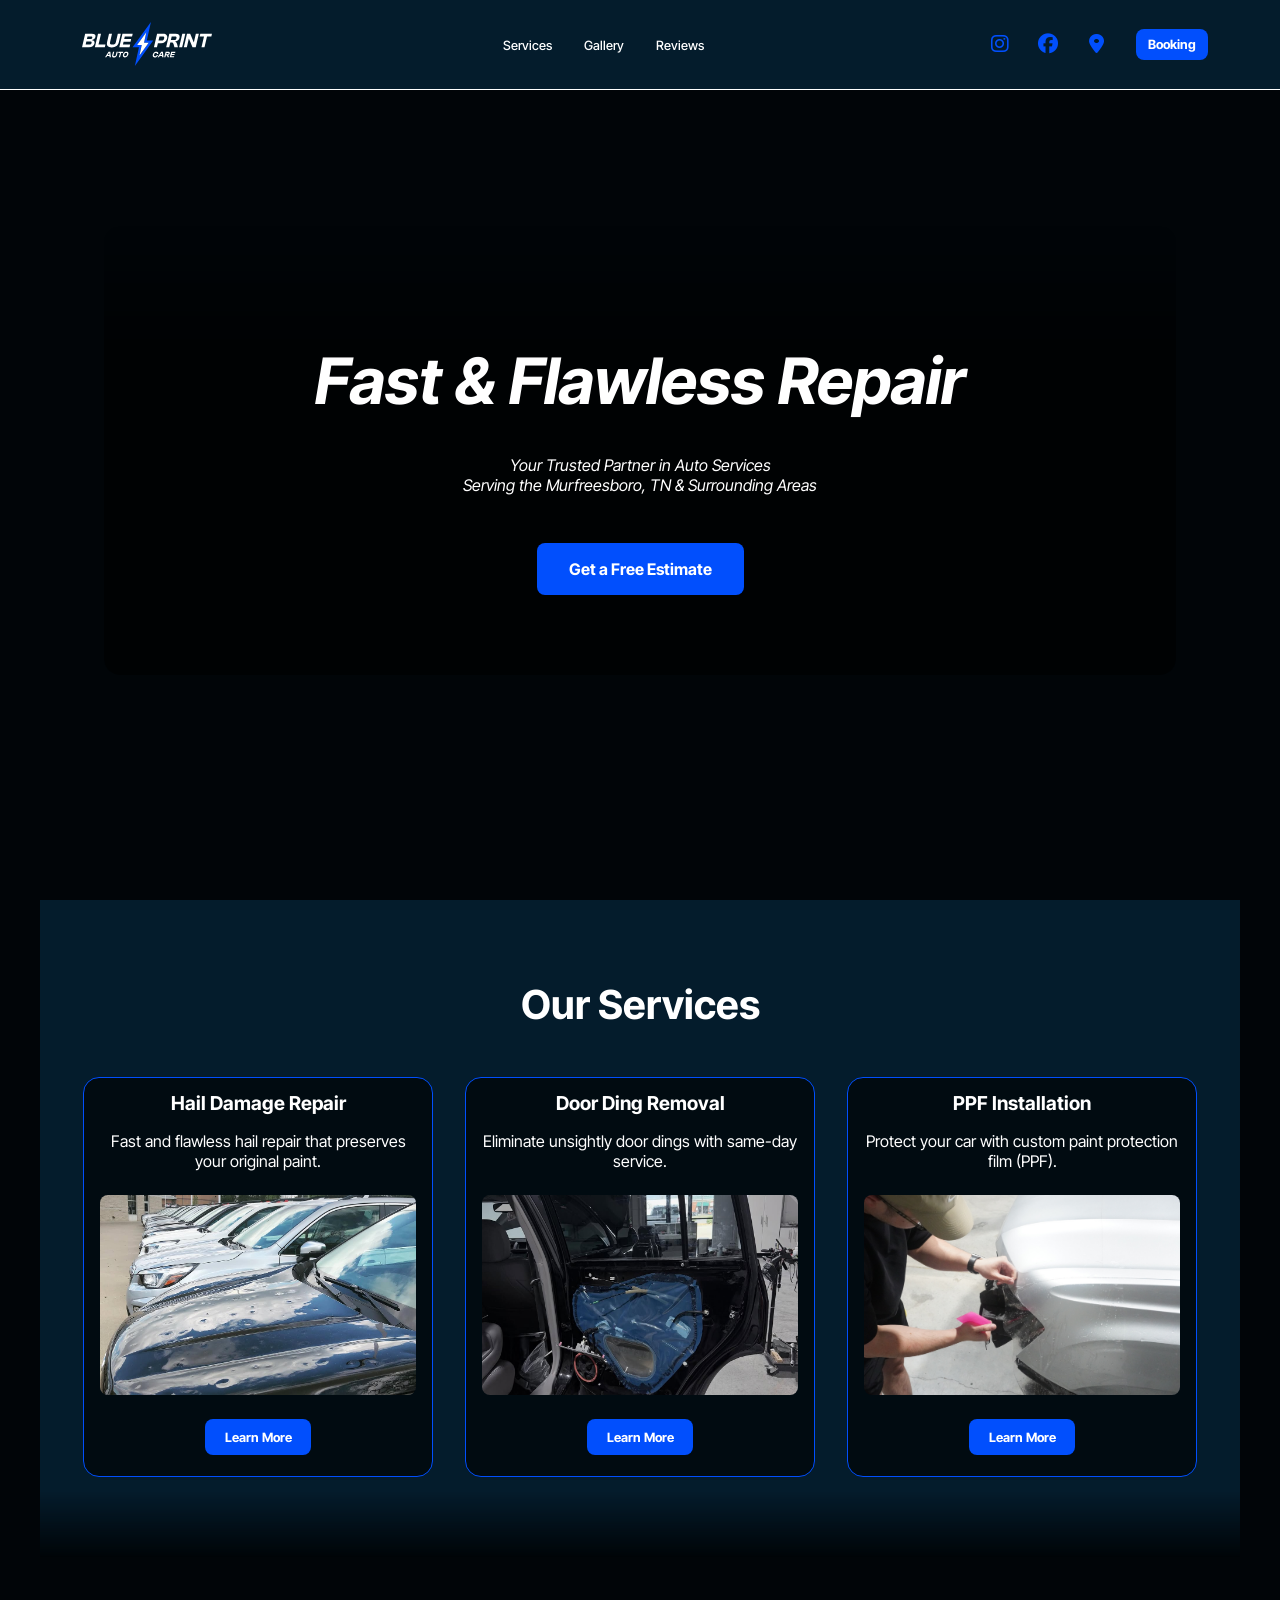
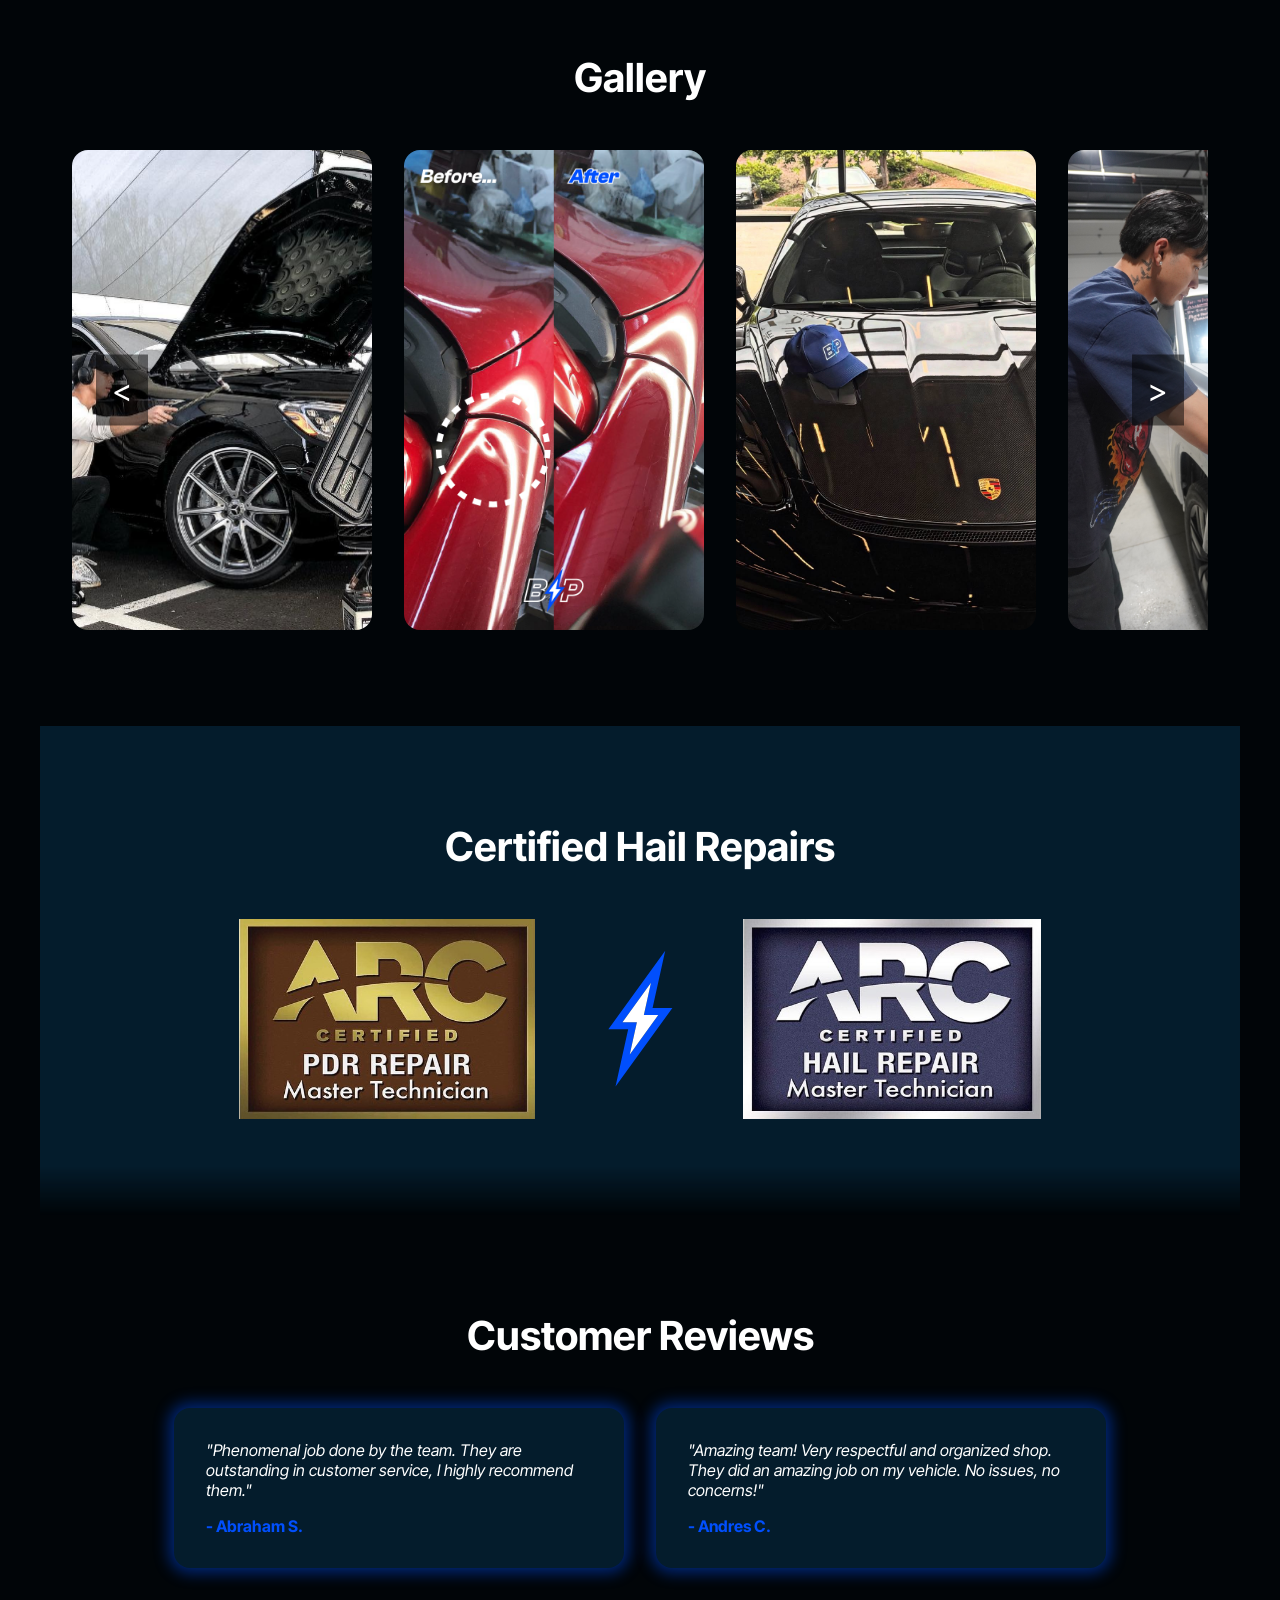
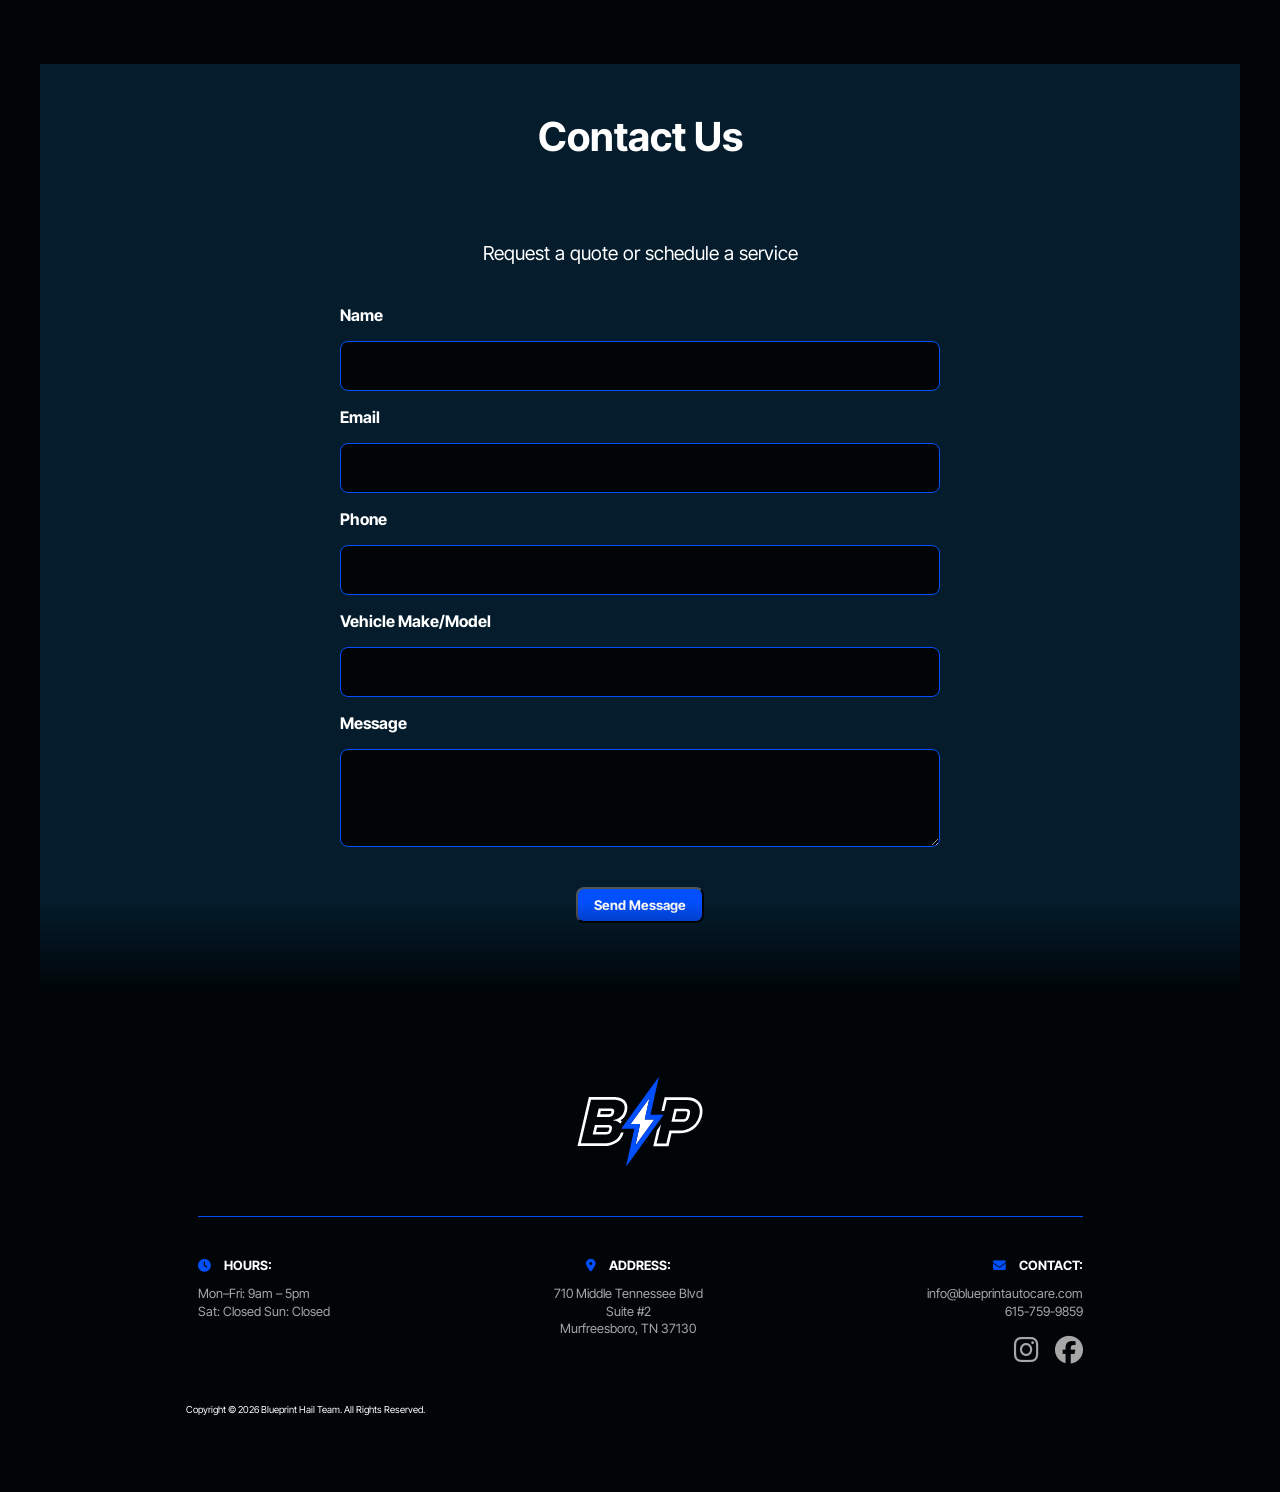
<file: index.html>
<!DOCTYPE html>
<html lang="en">
<head>
	<meta charset="UTF-8">
	<meta content="width=device-width, initial-scale=1.0" name="viewport">
	<title>Blueprint Hail Team</title><!-- Fixed Example -->
	<link href="style.css" rel="stylesheet">
	<link href="https://fonts.googleapis.com" rel="preconnect">
	<link href="https://fonts.gstatic.com" rel="preconnect">
	<link href="https://fonts.googleapis.com/css2?family=Inter+Tight:ital,wght@0,100..900;1,100..900&family=Inter:ital,opsz,wght@0,14..32,100..900;1,14..32,100..900&family=Playfair+Display:ital,wght@0,400..900;1,400..900&display=swap" rel="stylesheet">
	<link href="https://cdnjs.cloudflare.com/ajax/libs/font-awesome/6.5.2/css/all.min.css" rel="stylesheet">
</head>
<body>
	<header>
		<nav>
			<a href="index.html"><img alt="Blueprint Hail Team Logo" class="logo" src="./assets/2025%20Update-TAT_01w_Uppercase%20Text_Color%20Fill.svg"></a>
			<ul class="nav__container">
				<li>
					<a href="#services">Services</a>
				</li>
				<li>
					<a href="#gallery">Gallery</a>
				</li>
				<li>
					<a href="#reviews">Reviews</a>
				</li>
			</ul>
			<ul class="right-list">
				<li>
					<a class="nav__social--link nav__icon-link hover-shadow" href="https://www.instagram.com/blueprinthailteam/" target="_blank"><i class="fa-brands fa-instagram"></i></a> <a class="nav__social--link nav__icon-link hover-shadow" href="https://www.facebook.com/p/Blueprint-Hail-Team-100042714476335/" target="_blank"><i class="fa-brands fa-facebook"></i></a> <a class="nav__social--link nav__icon-link hover-shadow" href="https://www.google.com/maps/dir/?api=1&destination=710%20Middle%20Tennessee%20Blvd%20Suite%20%232%20Murfreesboro%2C%20TN%2037129" target="_blank"><i class="fa-solid fa-location-dot"></i></a>
				</li>
				<li>
					<a class="nav__link nav__link--primary" href="#contact">Booking</a>
				</li>
			</ul>
            <button class="btn__menu"><i class="fas fa-bars"></i></button>
		</nav>
	</header>
	<main>
		<section id="hero">
			<video autoplay="" id="hero-video" loop="" muted><source src="assets/hero-bg.mp4" type="video/mp4"> Your browser does not support the video tag.</video>
			<div class="hero-content">
				<div class="hero-text-container">
					<h1 style="font-style: italic;">Fast & Flawless Repair</h1>
					<p>Your Trusted Partner in Auto Services<br>
					Serving the Murfreesboro, TN & Surrounding Areas</p><a class="button cta-button" href="#contact">Get a Free Estimate</a>
				</div>
			</div>
		</section>
		<section class="section-background" id="services">
			<h2>Our Services</h2>
			<div class="service-cards">
				<div class="card">
					<div class="card__inner">
						<div class="card__front">
						<h3>Hail Damage Repair</h3>
						<p>Fast and flawless hail repair that preserves your original paint.</p><img alt="Hail Damage" class="service-image" src="./assets/dent_4.jpg"><a class="button btn" href="#contact">Learn More</a></div>
						<div class="card__back">
							<ul>
								<li>No fillers or paint needed</li>
								<li>State-of-the-art tools and techniques</li>
								<li>Preserves vehicle's value</li>
								<li>Environmentally friendly</li>
							</ul>
						</div>
					</div>
				</div>
				<div class="card">
					<div class="card__inner">
						<div class="card__front">
						<h3>Door Ding Removal</h3>
						<p>Eliminate unsightly door dings with same-day service.</p><img alt="Door Ding Removal" class="service-image" src="./assets/post%20D_1.jpg"><a class="button btn" href="#contact">Learn More</a></div>
						<div class="card__back">
							<ul>
								<li>Same-day service</li>
								<li>Specialized tools for a flawless finish</li>
								<li>Quick and cost-effective</li>
								<li>Keeps your car looking its best</li>
							</ul>
						</div>
					</div>
				</div>
				<div class="card">
					<div class="card__inner">
						<div class="card__front">
						<h3>PPF Installation</h3>
						<p>Protect your car with custom paint protection film (PPF).</p><img alt="Paint Protection Film" class="service-image" src="./assets/DSC01618.JPG"><a class="button btn" href="ppf.html">Learn More</a></div>
						<div class="card__back">
							<ul>
								<li>Premium, self-healing film</li>
								<li>Shields against rock chips, scratches, and contaminants</li>
								<li>Custom-fit for a seamless finish</li>
								<li>Keeps vehicle in showroom condition</li>
							</ul><a class="button btn" href="ppf.html">More about PPF</a>
						</div>
					</div>
				</div>
			</div>
		</section>
		<section id="gallery">
			<h2>Gallery</h2>
			<div class="gallery-container">
				<div class="gallery-grid">
					<div class="gallery-item"><img alt="Car after repair" src="assets/repair1.png"></div>
					<div class="gallery-item"><img alt="Before and after dent repair" src="assets/BP_Before%20and%20After_1.png"></div>
					<div class="gallery-item"><img alt="Close up of a repaired car" src="assets/img1.jpg"></div>
					<div class="gallery-item"><img alt="PPF" src="assets/DSC01597.JPG"></div>
					<div class="gallery-item"><img alt="Car after repair" src="assets/BP_Before%20and%20After_2.png"></div>
					<div class="gallery-item"><img alt="Before and after dent repair" src="assets/work%20station%202.jpg"></div>
					<div class="gallery-item"><img alt="Close up of a repaired car" src="assets/BP_Before%20and%20After_3.png"></div>
					<div class="gallery-item"><img alt="PPF" src="assets/post%20D_1.jpg"></div>
					<div class="gallery-item"><img alt="PPF" src="assets/DSC01588.JPG"></div>
				</div>
				<div class="gallery-controls">
					<button class="prevBtn">&lt;</button> <button class="nextBtn">&gt;</button>
				</div>
			</div>
		</section>
		<section class="section-background" id="certifications">
			<h2>Certified Hail Repairs</h2>
			<div class="certification-cards"><img alt="Certified Hail Repairs" class="certification-logos" src="./assets/arc_pdr.png"> <img alt="Certified Hail Repairs" class="bolt" src="./assets/2025%20Update-TAT_03_Bolt_Color%20Fill.svg"> <img alt="Certified Hail Repairs" class="certification-logos" src="./assets/arc_hail.png"></div>
		</section>
		<section id="reviews">
			<h2>Customer Reviews</h2>
			<div class="review-cards">
				<div class="review-card">
					<p>"Phenomenal job done by the team. They are outstanding in customer service, I highly recommend them."</p><span>- Abraham S.</span>
				</div>
				<div class="review-card">
					<p>"Amazing team! Very respectful and organized shop. They did an amazing job on my vehicle. No issues, no concerns!"</p><span>- Andres C.</span>
				</div>
			</div>
		</section>
        <section id="contact" class="section-background">
            <h2>Contact Us</h2>
            <h5>Request a quote or schedule a service</h5>
            <form class="contact-form" action="https://formspree.io/f/mqerwpov" method="POST">
                <label for="name">Name</label>
                <input type="text" id="name" name="name" required>
                <label for="email">Email</label>
                <input type="email" id="email" name="email" required>
                <label for="phone">Phone</label>
                <input type="tel" id="phone" name="phone">
                <label for="vehicle">Vehicle Make/Model</label>
                <input type="text" id="vehicle" name="vehicle">
                <label for="message">Message</label>
                <textarea id="message" name="message" rows="4"></textarea>
                <button type="submit" class="button btn">Send Message</button>
            </form>
              <div id="form-status"></div>
        </section>
    </main>

    
<!== footer -->
			<footer>
				<div class="container">
					<div class="row footer__row">
						<figure>
							<img alt="" class="footer__logo--img" src="./assets/2025%20Update-TAT_02w_BP_Color%20Fill.svg">
						</figure>
						<div class="footer__text--list">
							<p class="footer__text footer__text-L"><span class="footer__text--span"><i class="fa-solid fa-clock"></i> HOURS:</span><br>
							Mon–Fri: 9am – 5pm<br>
							Sat: Closed Sun: Closed</p><a class="footer__link" href="https://www.google.com/maps/dir/?api=1&destination=710%20Middle%20Tennessee%20Blvd%20Suite%20%232%20Murfreesboro%2C%20TN%2037129" target="_blank">
							<p class="footer__text footer__text-C"><span class="footer__text--span"><i class="fa-solid fa-map-marker-alt"></i> ADDRESS:</span><br>
							710 Middle Tennessee Blvd<br>
							Suite #2<br>
							Murfreesboro, TN 37130</p></a>
							<div class="footer__text footer__text-R">
								<p><span class="footer__text--span"><a href="#" id="copy-email" title="Copy email address"><i class="fa-solid fa-envelope"></i></a> CONTACT:</span><br>
								info@blueprintautocare.com<br>
								<a href="tel:6157599859">615-759-9859</a></p>
								<div class="footer__social--icons">
									<a class="icon-link hover-shadow" href="https://www.instagram.com/blueprinthailteam/" target="_blank"><i class="fa-brands fa-instagram"></i></a> <a class="icon-link hover-shadow" href="https://www.facebook.com/p/Blueprint-Hail-Team-100042714476335/" target="_blank"><i class="fa-brands fa-facebook"></i></a>
								</div>
							</div>
						</div>
					</div>
					<div class="footer__copyright">
						Copyright © 2026 Blueprint Hail Team. All Rights Reserved.
					</div>
				</div>
			</footer>
			<script src="script.js?v=3">
			</script>
		</section>
	</main>
</body>
</html>
</file>
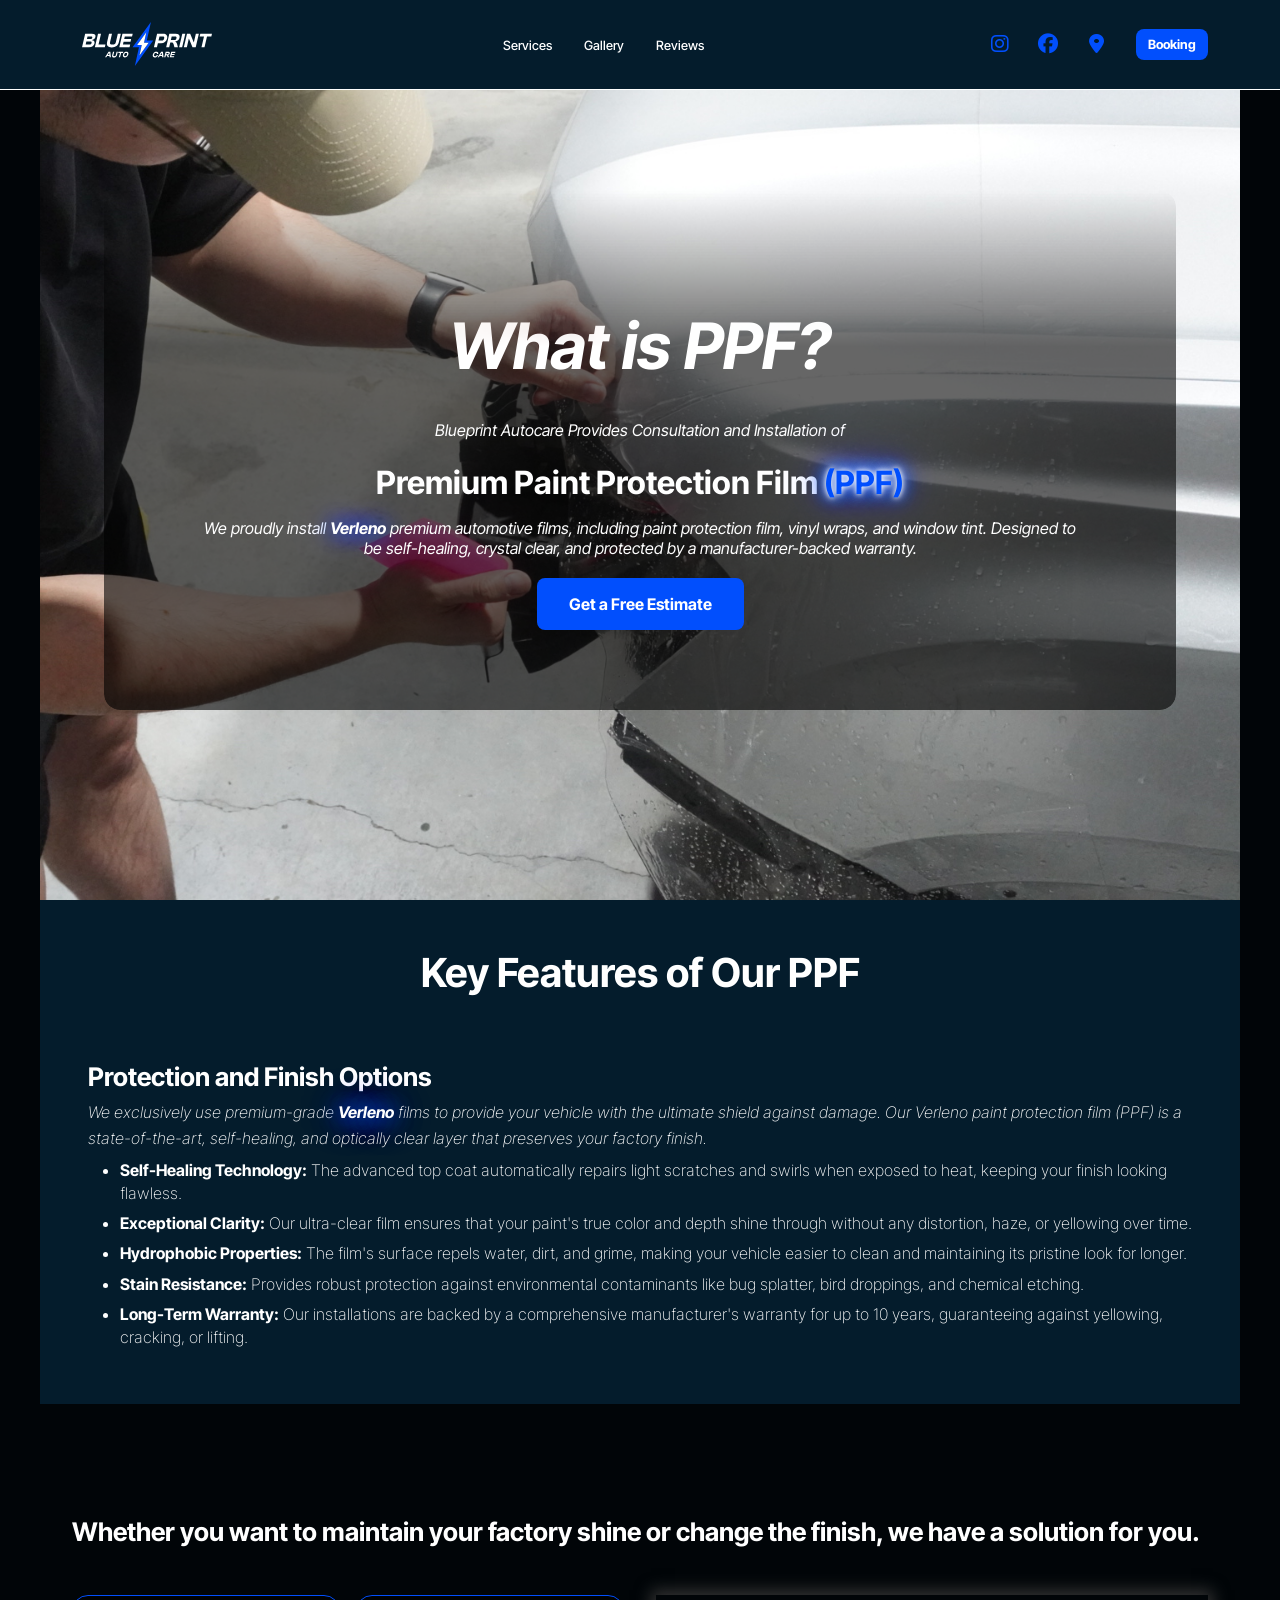
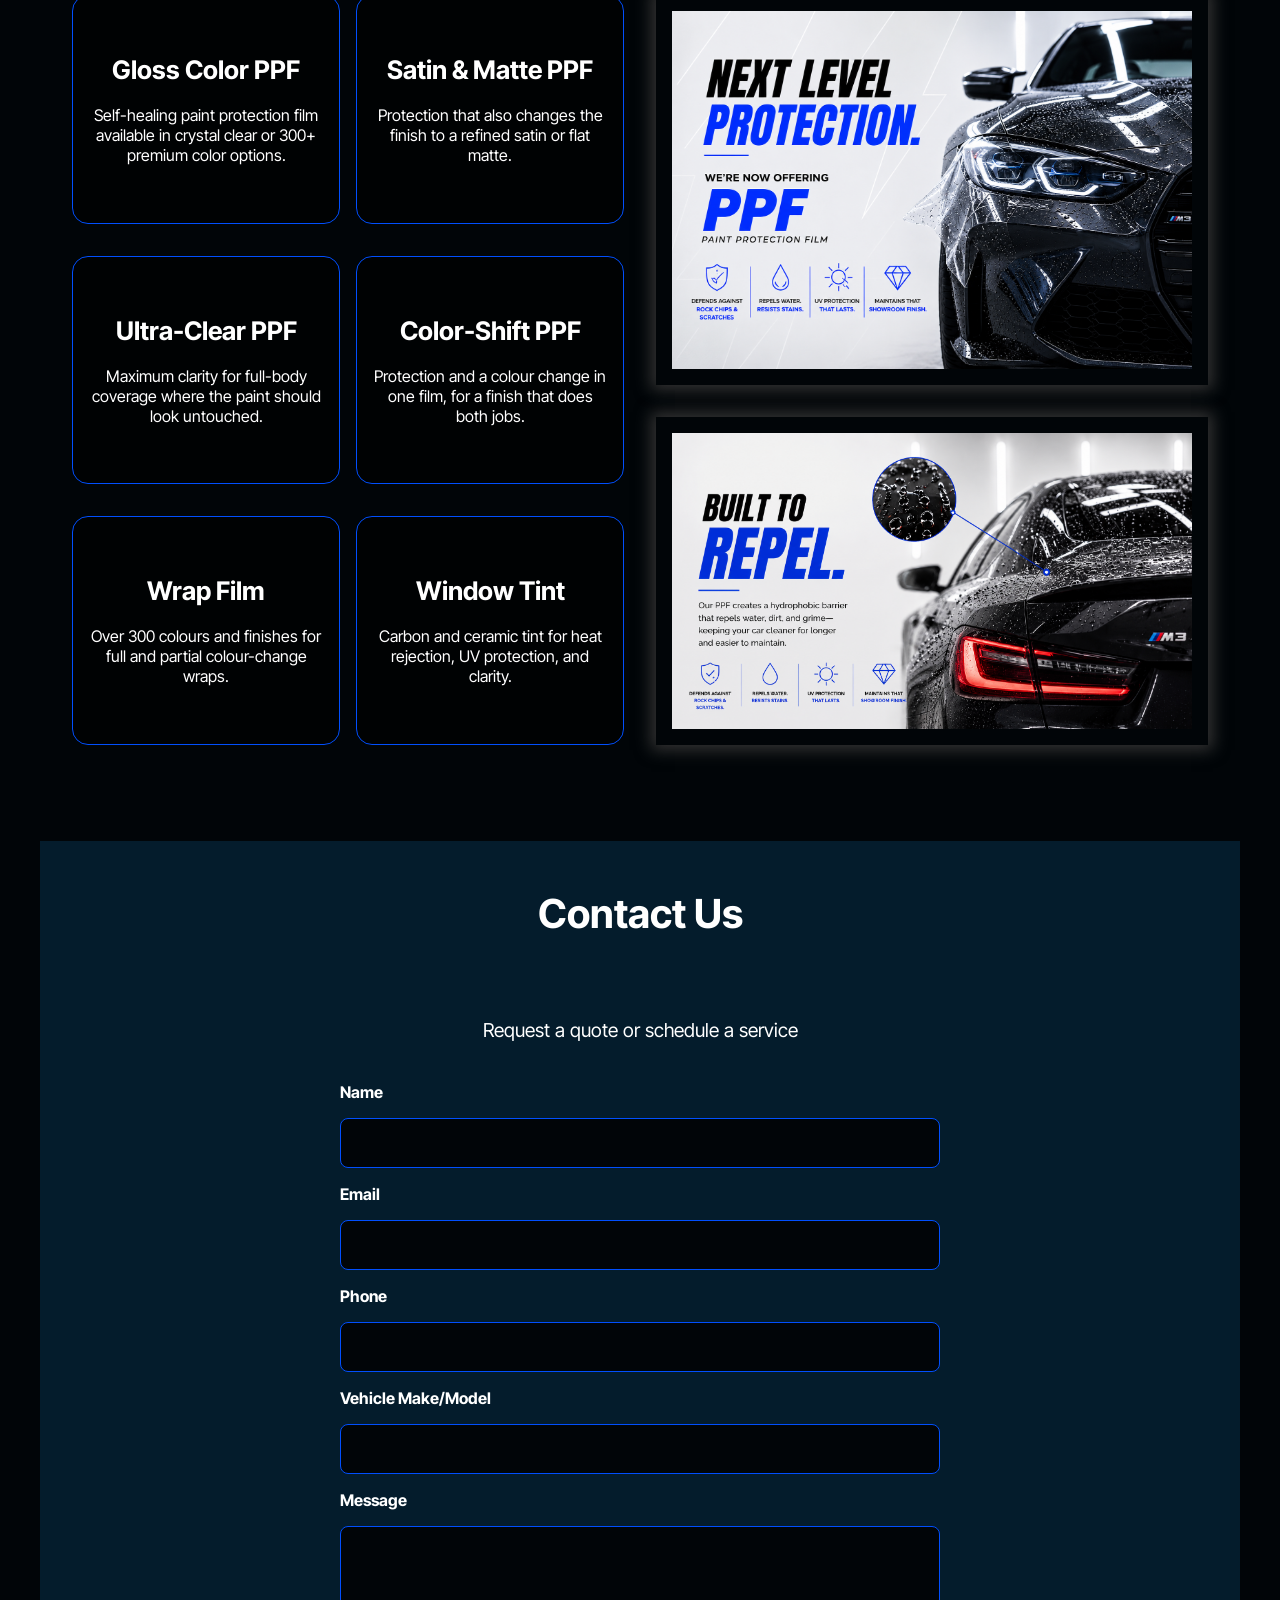
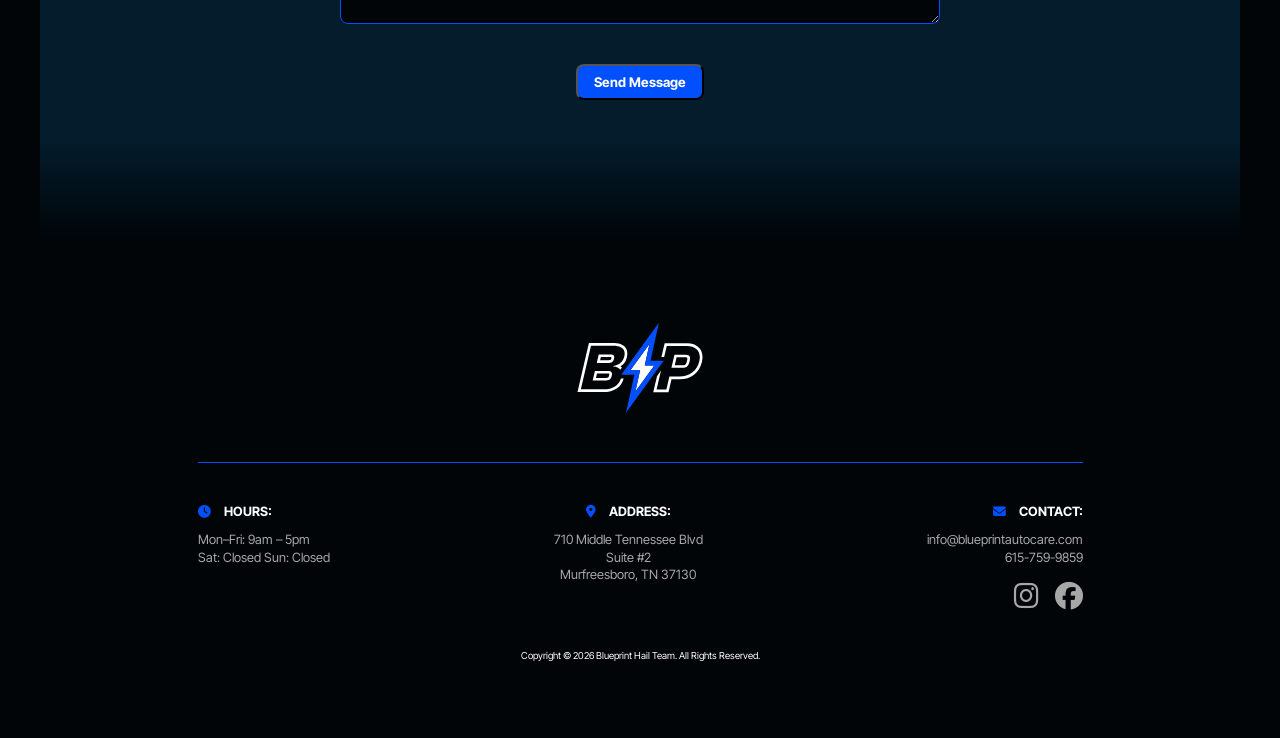
<file: ppf.html>
<!DOCTYPE html>
<html lang="en">
<head>
    <meta charset="UTF-8">
    <meta name="viewport" content="width=device-width, initial-scale=1.0">
    <title>Blueprint Hail Team - Paint Protection Film</title>
    <link rel="stylesheet" href="style.css">
    <link rel="preconnect" href="https://fonts.googleapis.com">
    <link rel="preconnect" href="https://fonts.gstatic.com" crossorigin>
    <link href="https://fonts.googleapis.com/css2?family=Inter+Tight:ital,wght@0,100..900;1,100..900&family=Inter:ital,opsz,wght@0,14..32,100..900;1,14..32,100..900&family=Playfair+Display:ital,wght@0,400..900;1,400..900&display=swap" rel="stylesheet">
    <link rel="stylesheet" href="https://cdnjs.cloudflare.com/ajax/libs/font-awesome/6.5.2/css/all.min.css">
</head>
<body>
    <header>
        <nav>
            <a href="index.html"><img src="./assets/2025 Update-TAT_01w_Uppercase Text_Color Fill.svg" alt="Blueprint Hail Team Logo" class="logo"></a>
            <ul class="nav__container" id="nav-menu">
                <li><a href="index.html#services">Services</a></li>
                <li><a href="index.html#gallery">Gallery</a></li>
                <li><a href="index.html#reviews">Reviews</a></li>
            </ul>
            <ul class="right-list">
                <li>
                    <a href="https://www.instagram.com/blueprinthailteam/" target="_blank" class="nav__social--link nav__icon-link hover-shadow"><i class="fa-brands fa-instagram"></i></a>
                    <a href="https://www.facebook.com/p/Blueprint-Hail-Team-100042714476335/" target="_blank" class="nav__social--link nav__icon-link hover-shadow"><i class="fa-brands fa-facebook"></i></a>
                    <a href="https://www.google.com/maps/dir/?api=1&destination=710%20Middle%20Tennessee%20Blvd%20Suite%20%232%20Murfreesboro%2C%20TN%2037129" target="_blank" class="nav__social--link nav__icon-link hover-shadow"><i class="fa-solid fa-location-dot"></i></a>
                </li>
                <li>
                    <a href="index.html#contact" class="nav__link nav__link--primary">Booking</a>
                </li>
            </ul>
            <button class="btn__menu"><i class="fas fa-bars"></i></button>
        </nav>
    </header>

    <div id="lightbox" class="lightbox">
        <img class="lightbox-content" id="lightbox-img">
    </div>

    <main>
		<section id="hero" class="ppf-hero">
			<img src="./assets/DSC01618.JPG" alt="Hero Background" id="hero-video">
			<div class="hero-content">
				<div class="hero-text-container">
					<h1 style="font-style: italic;">What is PPF?</h1>
					<p>Blueprint Autocare Provides Consultation and Installation of </p>
					<h4> <br> <span class="italic">Premium Paint Protection Film </span><span class="blue--text-zesty">(PPF)</span></h4>
					<p>We proudly install <span class="highlight--text">Verleno</span> premium automotive films, including paint protection film, vinyl wraps, and window tint. Designed to be self-healing, crystal clear, and protected by a manufacturer-backed warranty.</p><br><a class="button cta-button" href="#contactservices">Get a Free Estimate</a>
				</div>
			</div>
		</section>
        <section class="service-detail">
            <div class="service-detail-grid">
                <div class="service-detail-left">
                    <h2>Key Features of Our PPF</h2>
                    <h3>Protection and Finish Options</h3>
                </div>
                <div class="service-detail-right">
                    <p class="service-detail--highlight">We exclusively use premium-grade <span class="highlight--text">Verleno</span> films to provide your vehicle with the ultimate shield against damage. Our Verleno paint protection film (PPF) is a state-of-the-art, self-healing, and optically clear layer that preserves your factory finish.</p>
                    <ul>
                        <li><strong>Self-Healing Technology:</strong> The advanced top coat automatically repairs light scratches and swirls when exposed to heat, keeping your finish looking flawless.</li>
                        <li><strong>Exceptional Clarity:</strong> Our ultra-clear film ensures that your paint's true color and depth shine through without any distortion, haze, or yellowing over time.</li>
                        <li><strong>Hydrophobic Properties:</strong> The film's surface repels water, dirt, and grime, making your vehicle easier to clean and maintaining its pristine look for longer.</li>
                        <li><strong>Stain Resistance:</strong> Provides robust protection against environmental contaminants like bug splatter, bird droppings, and chemical etching.</li>
                        <li><strong>Long-Term Warranty:</strong> Our installations are backed by a comprehensive manufacturer's warranty for up to 10 years, guaranteeing against yellowing, cracking, or lifting.</li>
                    </ul>
                </div>
            </div>
        </section>
        <section class="section edge">
			<h3>Whether you want to maintain your factory shine or change the finish, we have a solution for you.</h3>
			<br>
			<br>
            <div class="feature-grid">
                <div class="service-cards feature-cards">
                    <div class="card">
                        <div class="card__inner">
                            <div class="card__front">
                                <h3>Gloss Color PPF</h3> <br>
								<p>Self-healing paint protection film available in crystal clear or 300+ premium color options.</p>
                            </div>
                            <div class="card__back">
                                <img src="./assets/gloss PPF example.png" alt="Gloss PPF">
                            </div>
                        </div>
                    </div>
                    <div class="card">
                        <div class="card__inner">
                            <div class="card__front">
                                <h3>Satin & Matte PPF</h3> <br>
								<p>Protection that also changes the finish to a refined satin or flat matte.</p>
                            </div>
                            <div class="card__back">
                                <img src="./assets/matte PPF.png" alt="Matte PPF">
                            </div>
                        </div>
                    </div>
                    <div class="card">
                        <div class="card__inner">
                            <div class="card__front">
                                <h3>Ultra-Clear PPF</h3> <br>
								<p>Maximum clarity for full-body coverage where the paint should look untouched.</p>
                            </div>
                            <div class="card__back">
                                <img src="./assets/ultra clear ppf.png" alt="Ultra-Clear PPF">
                            </div>
                        </div>
                    </div>
                    <div class="card">
                        <div class="card__inner">
                            <div class="card__front">
                                <h3>Color-Shift PPF</h3> <br> 
								<p>Protection and a colour change in one film, for a finish that does both jobs.</p>
                            </div>
                            <div class="card__back">
                                <img src="./assets/color-shift PPF.png" alt="Color-Shift PPF">
                            </div>
                        </div>
                    </div>
                    <div class="card">
                        <div class="card__inner">
                            <div class="card__front">
                                <h3>Wrap Film</h3> <br>
								<p>Over 300 colours and finishes for full and partial colour-change wraps.</p>
                            </div>
                            <div class="card__back">
                                <img src="./assets/Glossy_Metallic_Midnight_Purple_Vinyl_Wrap.png" alt="Gloss PPF">
                            </div>
                        </div>
                    </div>
                    <div class="card">
                        <div class="card__inner">
                            <div class="card__front">
                                <h3>Window Tint</h3> <br>
								<p>Carbon and ceramic tint for heat rejection, UV protection, and clarity.</p>
                            </div>
                            <div class="card__back">
                                <img src="./assets/window tint.png" alt="Window Tint">
                            </div>
                        </div>
                    </div>
                </div>
                <div class="image-stack-column">
                    <div class="service-detail-img-container">
                        <img src="assets/ppf detail img-front.PNG" alt="Paint Protection Film Promotion" class="service-detail-img">
                    </div>
                    <div class="service-detail-img-container">
                        <img src="assets/ppf detail img-back.PNG" alt="Paint Protection Film Promotion" class="service-detail-img">
                    </div>
                </div>
            </div>
        </section>
        <section id="contactservices" class="section-background">
            <h2>Contact Us</h2>
            <h5>Request a quote or schedule a service</h5>
            <form class="contact-form" action="https://formspree.io/f/mqerwpov" method="POST">
                <label for="name">Name</label>
                <input type="text" id="name" name="name" required>
                <label for="email">Email</label>
                <input type="email" id="email" name="email" required>
                <label for="phone">Phone</label>
                <input type="tel" id="phone" name="phone">
                <label for="vehicle">Vehicle Make/Model</label>
                <input type="text" id="vehicle" name="vehicle">
                <label for="message">Message</label>
                <textarea id="message" name="message" rows="4"></textarea>
                <button type="submit" class="button btn">Send Message</button>
            </form>
              <div id="form-status"></div>
        </section>
    </main>

    <footer>
        <div class="container">
            <div class="row footer__row">
                <figure>
                    <a href="index.html">
                        <img class="footer__logo--img" src="./assets/2025 Update-TAT_02w_BP_Color Fill.svg" alt="">
                    </a>
                </figure>
                <div class="footer__text--list">
                    <p class="footer__text footer__text-L"><span class="footer__text--span"><i class="fa-solid fa-clock"></i> HOURS:</span><br>Mon–Fri: 9am – 5pm<br>Sat: Closed Sun: Closed</p>
                    <a href="https://www.google.com/maps/dir/?api=1&destination=710%20Middle%20Tennessee%20Blvd%20Suite%20%232%20Murfreesboro%2C%20TN%2037129" target="_blank" class="footer__link">
                        <p class="footer__text footer__text-C"><span class="footer__text--span"><i class="fa-solid fa-map-marker-alt"></i> ADDRESS:</span><br>710 Middle Tennessee Blvd<br>Suite #2<br>Murfreesboro, TN 37130</p>
                    </a>
                    <div class="footer__text footer__text-R">
                        <p><span class="footer__text--span"><a href="#" id="copy-email" title="Copy email address"><i class="fa-solid fa-envelope"></i></a> CONTACT:</span><br>info@blueprintautocare.com<br><a href="tel:6157599859">615-759-9859</a></p>
                        <div class="footer__social--icons">
                            <a href="https://www.instagram.com/blueprinthailteam/" target="_blank" class="icon-link hover-shadow"><i class="fa-brands fa-instagram"></i></a>
                            <a href="https://www.facebook.com/p/Blueprint-Hail-Team-100042714476335/" target="_blank" class="icon-link hover-shadow"><i class="fa-brands fa-facebook"></i></a>
                        </div>
                    </div>
                </div>
                <div class="footer__copyright">Copyright © 2026 Blueprint Hail Team. All Rights Reserved.</div>
            </div>
        </div>
    </footer>
    <script src="script.js?v=3"></script>
</body>
</html>
</file>
<file: style.css>
/* CSS Reset */
* {
    margin: 0;
    padding: 0;
    box-sizing: border-box;
    font-family: 'Inter Tight', sans-serif;
}

body {
    background-color: #010508;
    color: #ffffff;
}

a {
    text-decoration: none;
    color: #ffffff;
}

header {
    background-color: #041c2c;
    padding: 1rem 0;
    position: fixed;
    width: 100%;
    top: 0;
    z-index: 1000;
    border-bottom: #ffffff solid 1px;
}

nav {
    display: flex;
    justify-content: space-between;
    align-items: stretch;
    max-width: 1200px;
    margin: 0 auto;
    padding: 0 2rem;
}

.nav__link--primary {
    background-color: #014ffd;
    border-radius: 8px;
    font-weight: 700;
    transition: background-color 0.3s ease;
}

.hover-shadow:hover {
    box-shadow: 0 0 24px 12px #0151fd76;
}

.nav__link--primary:hover {
    background-color: #ffffff;
    color: #014ffd;
}

.nav__link {
    margin-left: 8px;
    font-size: 0.8rem;
    color: #ffffff;
    padding: .5rem .75rem;
    display: flex;
    flex-direction: column;
    justify-content: center;
    align-items: center;
}

nav .logo {
    width: 150px;
}

.nav__container {
    flex-grow: 1;
    display: flex;
    justify-content: center;
    align-items: center;
}

.right-list {
    display: flex;
    align-items: center;
    gap: 1rem;
}

.right-list > li {
    display: flex;
    align-items: center;
    gap: 1rem;
}

nav ul {
    list-style: none;
    display: flex;
    gap: 2rem;
}

nav a {
    font-weight: 500;
    font-size: 0.8rem;
    transition: color 0.3s ease;
}

nav a:hover {
    color: #014ffd;
}

 .nav__social--link {
    width: 10px;
    height: 10px;
    margin: 0 8px;
    padding: 8px;
 }

 .nav__social--link:hover {
    color: #ffffff;
    box-shadow: 0 0 24px 12px #0151fd76;
}

  .nav__icon-link {
    font-size: 20px; 
    display: flex;
    flex-direction: column;
    justify-content: center;
    align-items: center;
    gap: 0em; /* Add some space between the icon and text */
    text-decoration: none;
    color: #014ffd;
}

.row {
    width: 100%;
    max-width: 1200px;
    margin: 0 auto;
    padding: 0 12px;
}

#hero {
    position: relative;
    height: 100vh;
    display: flex;
    align-items: center;
    justify-content: center;
    text-align: center;
    overflow: hidden;
}

#hero-video {
    position: absolute;
    top: 0;
    left: 0;
    width: 100%;
    height: 100%;
    object-fit: cover;
    z-index: -1;
    pointer-events: none;
}

.hero-content {
    position: relative;
    z-index: 1;
    width: 100%;
    max-width: 1200px;
    padding: 0 2rem;
}

.hero-text-container {
    background-color: rgba(0, 0, 0, 0.6);
    width: 100%;
    mask-image: linear-gradient(to top, rgba(0, 0, 0, 1) 70%, rgba(0, 0, 0, 0) 100%);
    padding: 6rem;
    border-radius: 16px;
    display: inline-block; 
}

.hero-content h1 {
    font-size: 4rem;
    margin-bottom: 1rem;
    position: relative; 
    z-index: 1;
    color: white;
    display: flex;
    flex-direction: column;
    justify-content: center;
    align-items: center;
    height: 100%;
    text-align: center;
    padding: 20px;
}

.hero-text-container h4 {
    margin-top: -2rem !important;
    margin-bottom: 1rem !important;
}

.hero-content p {
    font-size: 1rem;
    font-style: italic;
    margin-top: 1rem;
    margin-bottom: 1rem;
    padding-bottom: 3rem;
    display: block;
}

.hero-container::after {
    content: '';
    position: absolute;
    top: 0;
    left: 0;
    height: 100%;
    width: 100%;
    background-color: rgba(0, 0, 0, 0.5); 
    z-index: 0; 
}

/* .hero-content span {
    font-size: 1rem;
    font-style: italic;
    margin-top: 1rem;
    margin-bottom: 1rem;
    display: block;
} */

.section-background {
    background-color: #041c2c;
    max-width: 1200px;
    margin: 0 auto;
    mask-image: linear-gradient(to bottom, rgba(0, 0, 0, 1) 90%, rgba(0, 0, 0, 0) 100%);
}

#contact {
    padding: 3rem 2rem;
    max-width: 1200px;
}

#contactservices {
    padding: 3rem 2rem;
    max-width: 1200px;
    height: 1000px;
}

.button {
    background-color: #014ffd;
    color: #ffffff;
    text-decoration: none;
    border-radius: 8px;
    font-weight: 700;
    transition: background-color 0.3s ease, color 0.3s ease;
}

.button:hover {
    background-color: #ffffff;
    color: #014ffd;
    box-shadow: 0 0 24px 12px #0151fd76;
}

.cta-button {
    padding: 1rem 2rem;
    margin: 24px;
}

main > section {
    padding: 6rem 2rem;
    max-width: 1200px;
    margin: 0 auto;
    scroll-margin-top: 80px; /* Adjust this value as needed */
}

h2 {
    font-size: 2.5rem;
    text-align: center;
    margin-bottom: 3rem;
}

h5 {
    font-size: 1.2rem;
    font-weight: 400;
    text-align: center;
    margin-bottom: 0;
    margin-top: 2rem;
    margin-bottom: 2rem;
    padding: 2rem 0rem 0.5rem;
}

h4 {
    font-size: 2rem;
    text-align: center;
}

h4 .blue--text {
        color: #014ffd;
        text-shadow: 0 0 8px rgba(255, 255, 255, 0.7);
    }

h4 .blue--text-zesty {
        color: #014ffd;
        
        text-shadow: 
    0 0 5px #fff,
    0 0 10px #fff,
    0 0 15px #014ffd, /* Cyan inner glow */
    0 0 20px #014ffd, /* Cyan mid glow */
    0 0 30px #014ffd, /* Cyan broad glow */
    0 0 50px #014ffd; /* Cyan distant ambient glow */
    }

h2 .italic {
        font-style: italic;
    }

.highlight--text {
    font-weight: 700;
    text-shadow: 0 0 20px #014ffd, 0 0 30px #014ffd, 0 0 40px #014ffd;
}

.card {
    perspective: 1000px;
    background-color: transparent;
    border: none;
    box-shadow: none;
    flex: 1 1 calc(30% - 2rem);
    max-width: 350px;
    min-height: 400px;
    cursor: pointer;

    /* Add a pseudo-element for the shine effect */
    &::before {
        content: '';
        position: absolute;
        top: 0;
        left: 0;
        width: 100%;
        height: 100%;
        border-radius: 16px;
        background: radial-gradient(
            600px circle at var(--mouse-x) var(--mouse-y),
            rgba(255, 255, 255, 0.4),
            transparent 30%
        );
        opacity: 0;
        transition: opacity 0.2s ease-out;
    }

    &:hover::before {
        opacity: 1;
    }

}

.card__inner {
    position: relative;
    width: 100%;
    height: 100%;
    min-height: 400px;
    transition: transform 0.8s ease-in-out;
    transform-style: preserve-3d;
}

.card.is-flipped .card__inner {
    transform: rotateY(180deg);
}

.card__back img {
    width: 100%;
    height: 100%;
    object-fit: cover;
    border-radius: 16px;
}

.card__front .btn {
    margin-bottom: .5rem;
    padding: 0.64rem 1.2rem;
    font-size: 0.8rem;
}

.card__front, .card__back {
    position: absolute;
    width: 100%;
    height: 100%;
    -webkit-backface-visibility: hidden;
    backface-visibility: hidden;
    display: flex;
    flex-direction: column;
    justify-content: center;
    align-items: center;
    padding: 1rem;
    border-radius: 16px;
    text-align: center;
    background-color: rgba(0, 0, 0, 0.6);
    border: 1px solid #014ffd;
}

.card:hover .card__front,
.card:hover .card__back {
    box-shadow: 0 0 25px 8px #0151fdc5; /* Increased glow effect */
}

.card__back {
    transform: rotateY(180deg);
}

.card__back ul {
    list-style: none;
    padding: 0 4rem;
    text-align: left;
    font-size: 0.9rem;
    font-weight: 500;
    font-style: italic;
    margin-bottom: 1rem;
    text-transform: uppercase;
}

.btn {
    padding: 0.5rem 1rem;
}


.card__back li {
    margin-bottom: 1rem;
    background-image: url('assets/2025\ Update-TAT_03_Bolt_Color\ Fill.svg');
    background-repeat: no-repeat;
    background-size: 27px 27px;
    background-position: 0 center;
    padding-left: 30px;
}

.feature-cards .card h3 {
    padding: 0 !important;
    margin: 0 !important;
    text-align: center;
}

.card h3 {
    font-size: 1.2rem;
    margin-bottom: 1rem;
}

#services {
    background-color: #041c2c;
    padding: 5rem 2rem;
}

.service-cards {
    display: flex;
    gap: 2rem;
    justify-content: center;
    flex-wrap: wrap;
}

.service-cards .feature-cards {
    height: fit-content;
}

.flex-break {
    flex-basis: 100%;
    height: 0;
}

.service-image {
    width: 100%;
    height: 200px;
    object-fit: cover;
    object-position: center;
    border-radius: 8px 8px;
    margin: 24px 24px 24px 24px;
}

/* SERVICE PAGES */



.service-detail {
    padding: 3rem 3rem;
    max-width: 1200px;
    margin: 0 auto;
    background-color: #041c2c;
}


.service-detail h3,
.section.edge h3 {
    font-size: 1.6rem;
    margin-bottom: 0;
    margin-top: 0;
    padding: 1rem 0rem 0.5rem;
}

.service-detail p {
    font-size: 1rem;
    font-weight: 200;
    line-height: 1.6;
    margin-top: 0;
    margin-bottom: 0;
    color: #ffffff;
    text-wrap: pretty;
}

.ppf-hero .hero-content p {
    padding-bottom: 0;
}

.service-detail--2 p {
    font-size: 1rem;
    padding-left: 2rem;
    font-weight: 200;
    line-height: 1.6;
    margin-top: 8px;
    margin-bottom: 2rem;
    color: #ffffff;
    text-wrap: pretty;
}

.service-detail ul {
    font-size: 1rem;
    line-height: 1.6;
    padding-left: 2rem; /* Add padding for indentation */
}

.service-detail li {
    font-size: 1rem;
    font-weight: 200;
    line-height: 1.4;
    margin-top: 8px;
    margin-bottom: 8px;
    color: #ffffff;
}

.service-detail-img-container {
    overflow: hidden;
    max-width: 600px;
    max-height: fit-content;
    border-radius: 0;
    margin: auto;
    background-color: #010508;
    padding: 1rem;
    box-shadow: 0 0 15px 5px #333;
}





.feature-grid {
    display: grid;
    grid-template-columns: 1fr 1fr;
    gap: 2rem;
    align-items: stretch;
}

.feature-cards {
    display: grid;
    grid-template-columns: 1fr 1fr;
    gap: 2rem 1rem;
}

.feature-cards .card {
    min-height: 150px;
}

.feature-cards .card__inner {
    min-height: 150px !important;
}

.contact-form {
    display: flex;
    flex-direction: column;
    gap: 1rem;
    max-width: 600px;
    margin: 0 auto;
}

.contact-form label {
    font-weight: 700;
}

.contact-form input,
.contact-form textarea {
    width: 100%;
    padding: 1rem;
    border-radius: 8px;
    border: 1px solid #014ffd;
    background-color: #010508;
    color: #ffffff;
}

.contact-form button {
    align-self: center;
}

@media (max-width: 768px) {
    .feature-grid {
        grid-template-columns: 1fr;
    }

    .feature-cards {
        display: grid;
        grid-template-columns: 1fr 1fr;
        gap: 2rem;
        margin: 2rem 0;
    }
}

@media (max-width: 280px) {
    #hero .cta-button,
    .ppf-hero .cta-button {
        padding: 0.4rem 0.8rem;
        font-size: 0.6rem;
    }
}

.service-detail-img {
    display: block;
    max-width: 100%;
    border-radius: 0;
    object-fit: cover;
    object-position: center;
}

.service-detail--highlight {
    font-style: italic;
    /* -webkit-text-stroke: 0.5px #ffffff; */
    font-weight: 700;
    color: #ffffff
}


@keyframes scroll {
    0% {
        transform: translateX(0);
    }
    100% {
        transform: translateX(-100%);
    }
}

.gallery-grid {
    display: flex;
    gap: 2rem;
    overflow-x: auto;
    scroll-behavior: smooth;
    scrollbar-width: none; /* Firefox */
    -ms-overflow-style: none;  /* IE and Edge */
}

.gallery-grid::-webkit-scrollbar {
    display: none; /* Chrome, Safari and Opera */
}

.gallery-container {
    overflow: hidden;
    position: relative;
}

.gallery-controls {
    position: absolute;
    top: 50%;
    width: 100%;
    display: flex;
    justify-content: space-between;
    transform: translateY(-50%);
    pointer-events: none;
}

.prevBtn, .nextBtn {
    background-color: rgba(0, 0, 0, 0.5);
    border: none;
    color: white;
    font-size: 2rem;
    cursor: pointer;
    padding: 1rem;
    pointer-events: all;
}

.prevBtn:hover, .nextBtn:hover {
    background-color: rgba(0, 0, 0, 0.8);
}

.gallery-item {
    flex: 0 0 300px;
}

.gallery-item img {
    width: 100%;
    height: 100%;
    object-fit: cover;
    border-radius: 16px;
}

.review-cards {
    display: flex;
    gap: 2rem;
    justify-content: center;
}

.review-card {
    background-color: #041c2c;
    padding: 2rem;
    border-radius: 16px;
    flex: 1;
    max-width: 450px;
    box-shadow: 0 0 15px 5px #0151fd76;
}

.review-card p {
    font-style: italic;
    margin-bottom: 1rem;
}

.review-card span {
    font-weight: 700;
    color: #014ffd;
}
#certifications {
    padding: 6rem 2rem;
}

.certification-cards {
    display: flex;
    gap: 2rem;
    justify-content: center;
    height: 200px;
}

.certification-logos {
    display: flex;
    justify-content: center;
    align-items: center;
    gap: 40px;
    flex-wrap: wrap;
    align-items: center;
    margin: 0px 32px;
}

.ppf-bolt {
    display: flex;
    gap: 2rem;
    justify-content: center;
    height: 200px;
    margin-bottom: 96px;
}

.bolt {
    width: 80px;
}

/*BOOK WITH US */

.acuity-container {
    position: relative;
    width: 100%;
    padding-top: 56.25%; /* 16:9 Aspect Ratio */
    overflow: hidden;
    border-radius: 16px; /* Rounded corners */
}

.acuity-container iframe {
    position: absolute;
    top: 0;
    left: 0;
    width: 100%;
    height: 100%;
    border: none;
}

button {
    padding: 1rem 2rem;
    margin: 24px;
}

/* 

FOOTER 

 */

 footer {
    background-color: #010508;
    display: flex;
    flex-direction: column;
    align-items: center;
    padding: 6% 0;
}

.footer__row {
    display: flex;
    flex-direction: column;
    align-items: center;
}

.footer__logo--img {
    width: 150px;
}

.footer__social--list {
    width: 100%;
    max-width: 500px;
    display: flex;
    justify-content: space-around;
    margin: 28px 0;
}

.footer__text--list {
    width: 100%;
    max-width: 1000px;
    display: flex;
    justify-content: space-around;
    margin: 40px 0;
    gap: 14rem;
    padding-top: 40px;
    border-top: 1px solid #014ffd;
}

.footer__copyright {
    font-size: 0.6rem;
    color: #ffffff;
}

.footer__text {
    font-size: 0.8rem;
    line-height: 1.4;
    color: #a7a7a7;
    width: 100/3;
}

.footer__text-L {
    text-align: left;
}

.footer__text-C {
    text-align: center;
}

.footer__text-R {
    text-align: right;
    display: flex;
    flex-direction: column;
    align-items: flex-end;
}

.footer__link {
    text-decoration: none;
    color: inherit;
    transition: color 0.3s ease;
}

.footer__link:hover {
    color: #014ffd;
}

.footer__text-C:hover {
    color: #014ffd;
}

.footer__text--span i:hover {
    color: #ffffff;
}



#copy-email {
    position: relative;
    display: inline-block;
    color: #a7a7a7;
}

#copy-email:hover {
    color: #014ffd;
}

.tooltip {
    position: absolute;
    bottom: 125%;
    left: 50%;
    transform: translateX(-50%);
    background-color: #333;
    color: #fff;
    padding: 5px 10px;
    border-radius: 5px;
    font-size: 0.8rem;
    white-space: nowrap;
    z-index: 10;
}

.footer__text-R a {
    color: #a7a7a7;
    text-decoration: none;
    transition: color 0.3s ease;
}

.footer__text-R a:hover {
    color: #014ffd;
}

.footer__social--icons {
    display: flex;
    gap: 1rem;
    margin-top: 1rem;
}

.footer__text--span {
    font-weight: 700;
    color: #ffffff;
    font-size: 0.8rem;
    margin-bottom: 10px;
    display: inline-block;
}

.footer__text--span i {
    margin-right: 10px;
    color: #014ffd;
}

.icon-link {
    font-size: 28px;
    display: inline-flex;
    align-items: center;
    justify-content: center;
    gap: 0em;
    text-decoration: none;
    color: #014ffd;
}

.icon-link:hover {
    color: #014ffd;
    box-shadow: 0 0 24px 12px #0151fd76;
}

/* Mobile Menu Styles */
.btn__menu {
    display: none; /* Hidden by default */
    font-size: 24px;
    background: none;
    border: none;
    color: white;
    cursor: pointer;
}

.nav__container.is-open {
    display: flex;
    flex-direction: column;
    position: absolute;
    top: 100%;
    left: 0;
    width: 100%;
    background-color: #041c2c;
    padding: 1rem 0;
}

.footer__social--link {
    width: 50px;
    height: 50px;
}



/* 

RESPONSIVENESS: Tablets and below 

*/
@media (max-width: 990px) {
    /* Show hamburger menu and hide main nav */
    .btn__menu {
        display: block;
    }
    .nav__container:not(.is-open) {
        display: none !important;
    }
    .right-list {
        display: none;
    }

    .card {
        width: 100%;
        max-width: 400px;
    }

    .card__front p {
        display: none;
    }

    .card__front {
        min-height: 160px;
    }

    .card__back ul {
        font-size: 0.8rem;
        padding: 0 1rem;
    }

    .hero-content h1 {
        font-size: 3rem;
    }
    
    .hero-text-container {
        padding: 2rem 1rem;
    }

    .service-detail ul {
        margin-left: 0;
    }

    .service-detail h2 {
        margin-bottom: 0;
        padding: 2rem 0rem 0.5rem;
        text-align: left;
    }

    .service-cards,
    .review-cards {
        flex-direction: column;
        align-items: center;
    }

    .feature-grid {
        grid-template-columns: 1fr;
    }

    .footer__text--list {
        flex-direction: column;
        align-items: flex-start; /* Was align-items: center */
        gap: 2rem;
    }

    .certification-cards {
        flex-direction: column;
        align-items: center;
        gap: 2rem;
        height: auto; /* Revert fixed height */
    }

    .certification-logos {
        max-width: 80%; /* Allow logos to shrink */
        gap: 2rem;
    }

    .bolt {
        width: 60px;
    }

    .feature-cards .card__front p {
        display: block;
        font-size: 0.7rem;
    }

    .feature-cards .card__front h3 {
        font-size: 1rem;
    }

    .footer__text--list,
    .footer__text-L,
    .footer__text-C,
    .footer__text-R {
        text-align: left;
        align-items: flex-start;
    }

    #hero .cta-button,
    .ppf-hero .cta-button {
        padding: 0.8rem 1.5rem;
        font-size: 0.9rem;
    }
}

/* Lightbox styles */
.lightbox {
    display: none;
    position: fixed;
    z-index: 1000;
    left: 0;
    top: 0;
    width: 100%;
    height: 100%;
    background-color: rgba(0, 0, 0, 0.8);
    justify-content: center;
    align-items: center;
}

.lightbox.is-open {
    display: flex;
}

.lightbox-content {
    max-width: 90%;
    max-height: 90%;
}

.feature-cards .card__inner {
        min-height: 160px !important;
 }
   
 @media (max-width: 588px) {
    .hero-text-container {
        padding: 2rem 1rem;
    }

    .hero-content h1 {
        font-size: 2.5rem;
    }

    .cta-button {
        padding: 0.8rem 1.5rem;
        margin: 1rem;
    }

    #hero .cta-button,
    .ppf-hero .cta-button {
        padding: 0.7rem 1.3rem;
        font-size: 0.8rem;
    }
}

@media (max-width: 480px) {
    .nav__container.is-open ul {
        display: flex !important;
        flex-direction: column !important;
        align-items: center;
    }

    .hero-content h1 {
        font-size: 1.5rem;
    }

    .service-detail ul {
        margin-left: 0;
    }

    .service-detail h2 {
    margin-bottom: 0;
    padding: 1rem 0rem 0.25rem;
    text-align: left;
    }

    .service-cards, .review-cards {
        flex-direction: column;
        align-items: center;
    }

    .footer__text--list {
        flex-direction: column;
        align-items: center;
        gap: 1rem; /* was 14rem = 224px, meant for a horizontal row */
        text-align: center;
    }
}

@media (max-width: 400px) {
    .cta-button {
        padding: 0.6rem 1rem;
        margin: 0.8rem;
        font-size: 0.8rem;
    }
}

@media (max-width: 380px) {
    h1 {
        font-size: 2rem !important;
    }

    h2 {
        font-size: 1.8rem;
    }

    .hero-text-container {
        padding: 2rem 0.5rem;
    }

    main > section {
        padding: 4rem 1rem;
    }

    .service-detail {
        padding: 2rem 1rem;
    }
}

@media (max-width: 340px) {
    #hero .cta-button,
    .ppf-hero .cta-button {
        padding: 0.5rem 1rem;
        font-size: 0.7rem;
    }
}

.image-stack-column {
    display: flex;
    flex-direction: column;
    gap: 2rem; /* Adjust this value for the desired spacing */
}
</file>
